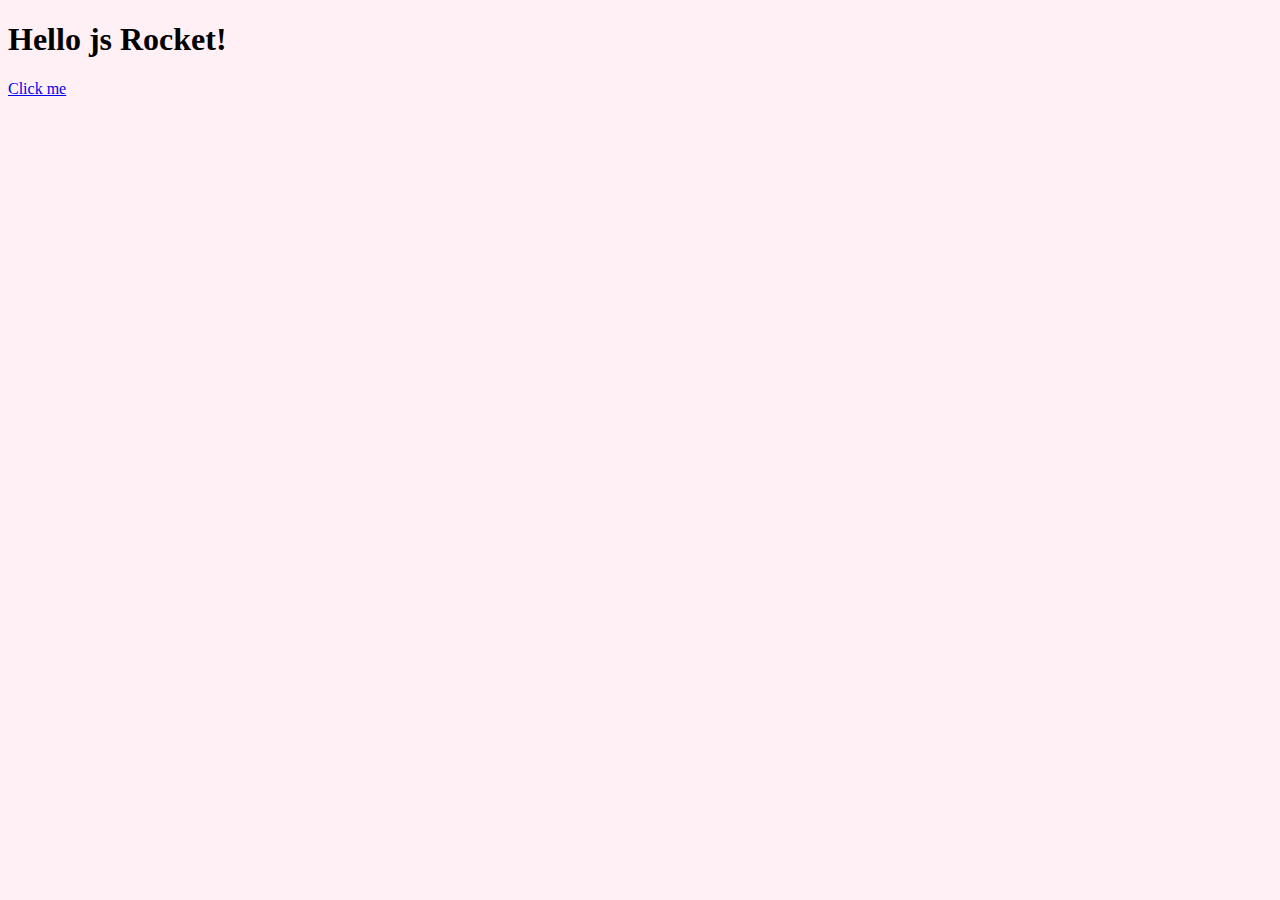
<file: index.html>
<!DOCTYPE html>
<html>
<head>
	<title>JS Rocket</title>
	<script type="text/javascript" src="js/script.js"></script>
	<link rel="stylesheet" type="text/css" href="css/style.css">

</head>
<body>
	<h1> Hello js Rocket!</h1>
	<a href="#" onclick="doCoolStuff();">
	Click me</a>

	<div  class="cool" id="cool">
		<p>Hello I'm cool</p>
	</div>

</body>
</html>
</file>
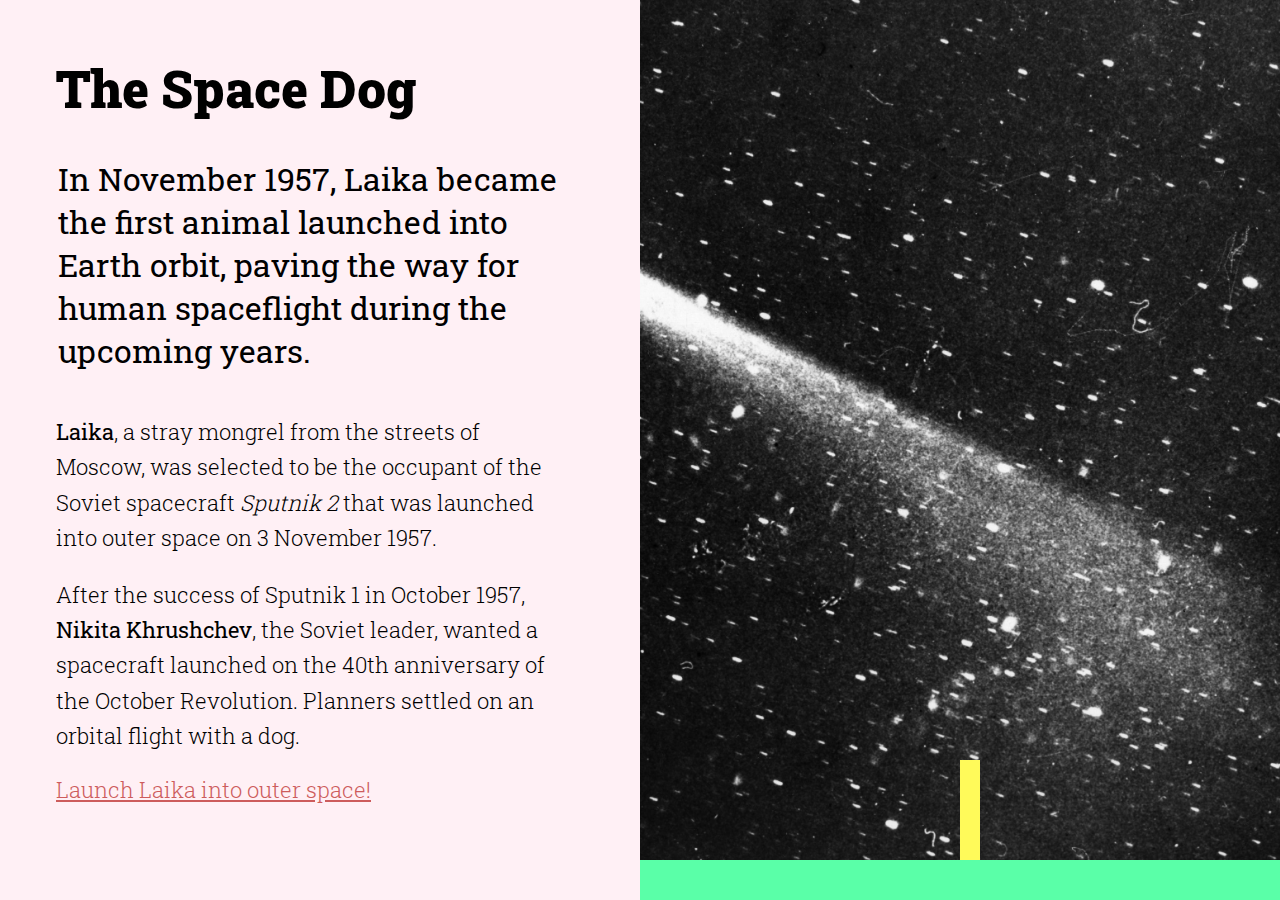
<file: byebyelaika.html>
<!DOCTYPE html>
<html>
<head>
	<title>Bye Bye Laika</title>
	<link rel="stylesheet" type="text/css" href="css/byebyelaika.css">
	<script type="text/javascript" src="js/byebyelaika.js"></script>
	<link href="https://fonts.googleapis.com/css?family=Poppins:300,400,700|Roboto+Slab:400,700,800,900&display=swap" rel="stylesheet">
	<style>
		#overFlowTest {
			  overflow: scroll;
		}
	</style>
</head>

<body class="body-state1">

	<!-- LEFT SIDE -->
	<div class="left" id=overFlowTest>	
		<h1>The Space Dog</h1>
			<!-- state 1 -->
			<div class="state1">
			  <h2>In November 1957, Laika became the first animal launched into Earth orbit, paving the way for human spaceflight during the upcoming years.</h2>
<p style="padding-left: 56px"><strong>Laika</strong>, a stray mongrel from the streets of Moscow, was selected to be the occupant of the Soviet spacecraft <em>Sputnik 2</em> that was launched into outer space on 3 November 1957. </p>
      <p> After the success of Sputnik 1 in October 1957, <strong>Nikita Khrushchev</strong>, the Soviet leader, wanted a spacecraft launched on the 40th anniversary of the October Revolution. Planners settled on an orbital flight with a dog.</p>
         <a href="#" class="button" id="state1"
		onclick="changeState(2);">Launch Laika into outer space!</a>
</div>
<!-- state 2 -->
			<div class="state2">
				<h2 id="countdown">10</h2>
				<a href="#" class="button"
				onclick="changeState(1);">
					Wait, stop. This is not a good idea. Bring Laika back to Earth!
				</a>
			</div>
			<!-- state 3 -->
			<div class="state3">
				<h2>Fly Laika, Fly! And come back safe to Earth again!</h2>
			</div>
			<!-- state 4 -->
			<div class="state4">
				<h2>"Breaker, breaker. Laika reporting from outer space. Mission accomplished. Barf! Over and out."</h2>
				<p>To adapt the dogs to the confines of the tiny cabin of Sputnik 2, they were kept in progressively smaller cages for periods of up to 20 days. The extensive close confinement caused them to stop urinating or defecating, made them restless, and caused their general condition to deteriorate. Laxatives did not improve their condition, and the researchers found that only long periods of training proved effective. The dogs were placed in centrifuges that simulated the acceleration of a rocket launch and were placed in machines that simulated the noises of the spacecraft. This caused their pulses to double and their blood pressure to increase by 30–65 torr. The dogs were trained to eat a special high-nutrition gel that would be their food in space.
					<br>
				According to a NASA document, Laika was placed in the capsule of the satellite on 31 October 1957—three days before the start of the mission.[6] At that time of year, the temperatures at the launch site were extremely cold, and a hose connected to a heater was used to keep her container warm. Two assistants were assigned to keep a constant watch on Laika before launch. Just prior to liftoff on 3 November 1957, from Baikonur Cosmodrome, Laika's fur was sponged in a weak alcohol solution and carefully groomed, while iodine was painted onto the areas where sensors would be placed to monitor her bodily functions.
					<br>
				One of the technicians preparing the capsule before final liftoff stated that <i>"after placing Laika in the container and before closing the hatch, we kissed her nose and wished her bon voyage, knowing that she would not survive the flight." </i>
					<br>
				Due to the overshadowing issue of the Soviet versus U.S. Space Race, the ethical issues raised by this experiment went largely unaddressed for some time. As newspaper clippings from 1957 show, the press was initially focused on reporting the political perspective, while the health and retrieval—or lack thereof—of Laika only became an issue later.</p>
				<a href="#" class="button"
				onclick="changeState(1);">
					Launch Laika on a new mission. And this time, make sure you treat her a bit.
				</a>
			</div>
			<!-- state 5 -->
			<div class="state5">
				<h2>Oh, no :(</h2>
					<p>Little was known about the impact of spaceflight on living creatures at the time of Laika's mission, and the technology to de-orbit had not yet been developed, so Laika's survival was never expected. 
						<br>
					Laika died within hours from overheating, possibly caused by a failure of the central R-7 sustainer to separate from the payload. The true cause and time of her death were not made public until 2002; instead, it was widely reported that she died when her oxygen ran out on day six or, as the Soviet government initially claimed, she was euthanised prior to oxygen depletion.
						<br>
					On 11 April 2008, Russian officials unveiled a monument to Laika. A small monument in her honour was built near the military research facility in Moscow that prepared Laika's flight to space. It portrayed a dog standing on top of a rocket. She also appears on the Monument to the Conquerors of Space in Moscow.
					</p>
				<a href="#" class="button"
				onclick="changeState(1);">
					Launch a new Laika on a new mission!
				</a>
			</div>
		</div>


		<!-- RIGHT SIDE -->

		<div class="right">
			<div class="background"><a href=""></a></div>
			<div class="rocket"></div>
			<div class="ground"></div>
	</div>


</body>
</html>
</file>
<file: css/style.css>
body{
	background-color: lavenderblush;
}

.cool{
	visibility: hidden;
	width: 100px;
	height: 100px;
	background-color: violet;
	transition: background-color 2s;
}

.cool p {
	font-family: monospace;
	text-align: center;
}

.cool.red{
	visibility: visible;
	display: block;
	background-color: red;
}
</file>
<file: css/byebyelaika.css>
h1, h2 {
	font-family: 'Roboto Slab', serif;
}

h1 {
    padding-top: 20px;
    padding-right: 0px;
    padding-left: 56px;
    padding-bottom: 0px;
    font-weight: 900;
    font-size: 4vw;
    text-align: left;
}

div.state1{
	padding-top: 0px;
}

h2 {
    text-align: left;
    font-size: 32px;
    font-weight: 400;
    padding-top: 0px;
    padding-right: 50px;
    padding-left: 58px;
    padding-bottom: 16px;
}

#state1 {
    text-align: center;
    font-family: 'Roboto Slab', serif;
    font-size: 22px;
    font-weight: 300;
    color: indianred;
    padding-top: 0px;
    padding-right: 100px;
    padding-left: 56px;
    padding-bottom: 5px;
}

p {
    font-family: 'Roboto Slab', serif;
    font-size: 22px;
    font-weight: 300;
    text-orientation: left;
    padding-top: 0px;
    padding-right: 80px;
    padding-left: 56px;
    padding-bottom: 0px;
    line-height: 160%;
}


.left {
	background-color: lavenderblush;
	position: fixed;
	height: 100%;
	width: 50%;
	top: 0;
	left: 0;
}


 /*#4E30BB;*/

.right {
	background-image: url('GettyImages-3258898.jpg');
	background-repeat: no-repeat;
	background-size: cover;
	background-color: #4E30BB;
	background-position: center;
	position: fixed;
	height: 100%;
	width: 50%;
	top: 0;
	right: 0;
}



.ground {
	background-color: #5AFFA8;
	position: absolute;
	bottom: 0;
	left: 0;
	width: 100%;
	height: 40px;

}
.rocket {
	position: absolute;
	left: 50%;
	bottom: 20px;
	width: 20px;
	height: 120px;
	background-color: #FFFA5A;
	transition: bottom 5000ms;
}

body.body-state1 .rocket{
	transition: none;
}

body.body-state3 .rocket,
body.body-state4 .rocket{
	bottom: 1800px
}

.state1, 
.state2,
.state3, 
.state4,
.state5{
	display: none;
	}  

body.body-state1 .state1 { display: block; }
body.body-state2 .state2 { display: block; }
body.body-state3 .state3 { display: block; }
body.body-state4 .state4 { display: block; }
body.body-state5 .state5 { display: block; }

a{

}

a.button{

}
</file>
